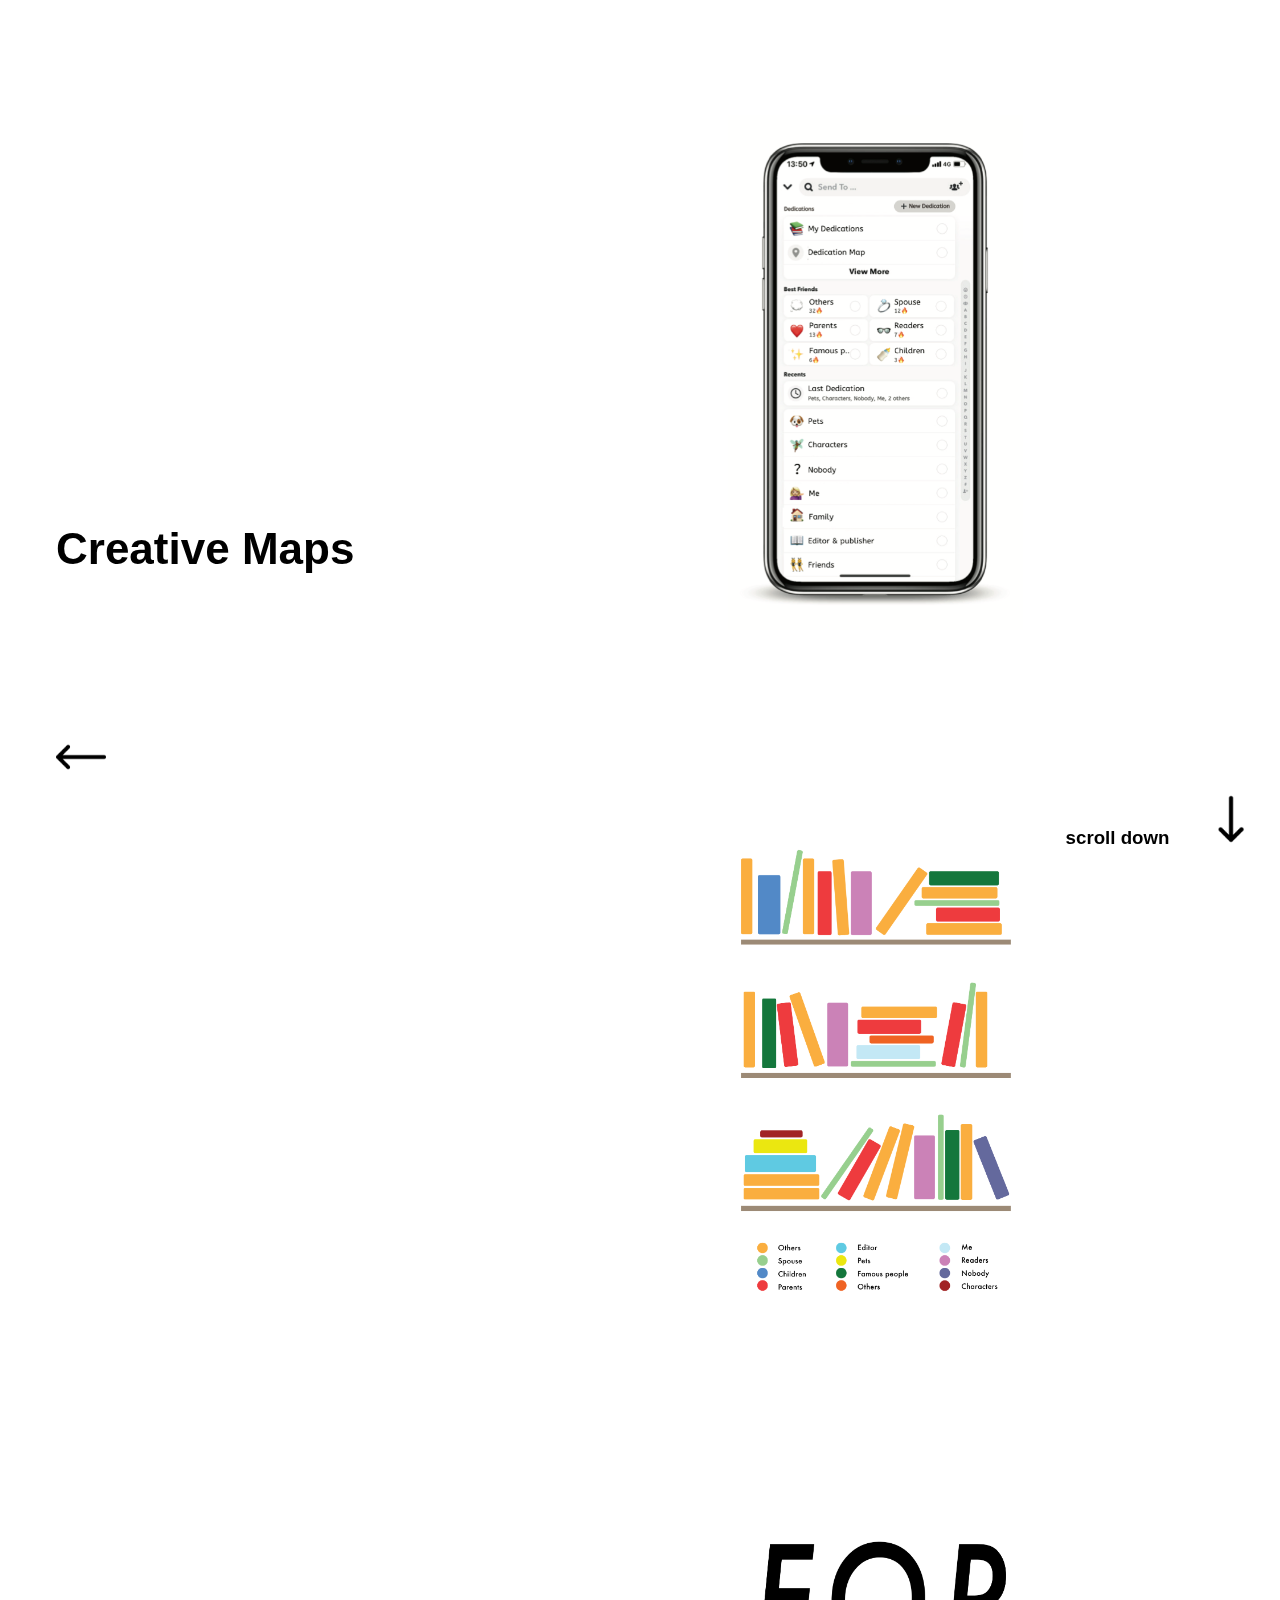
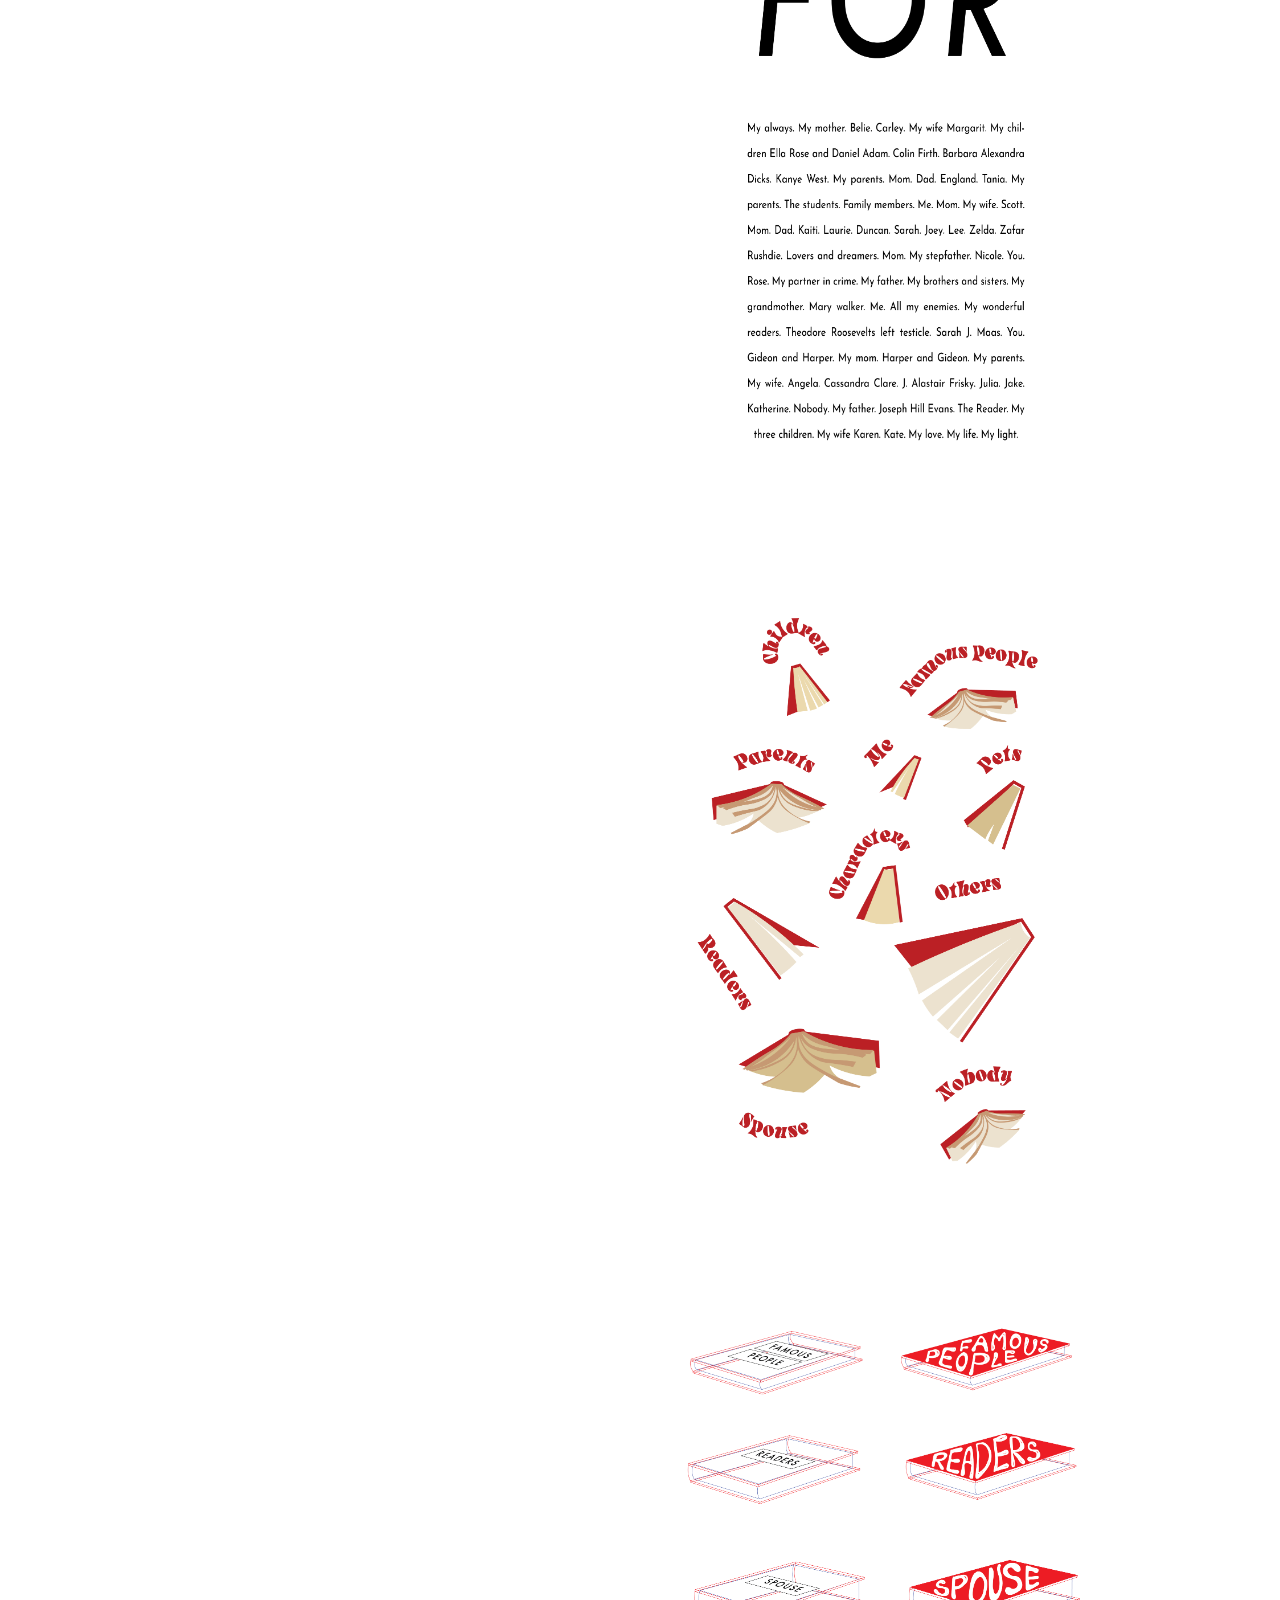
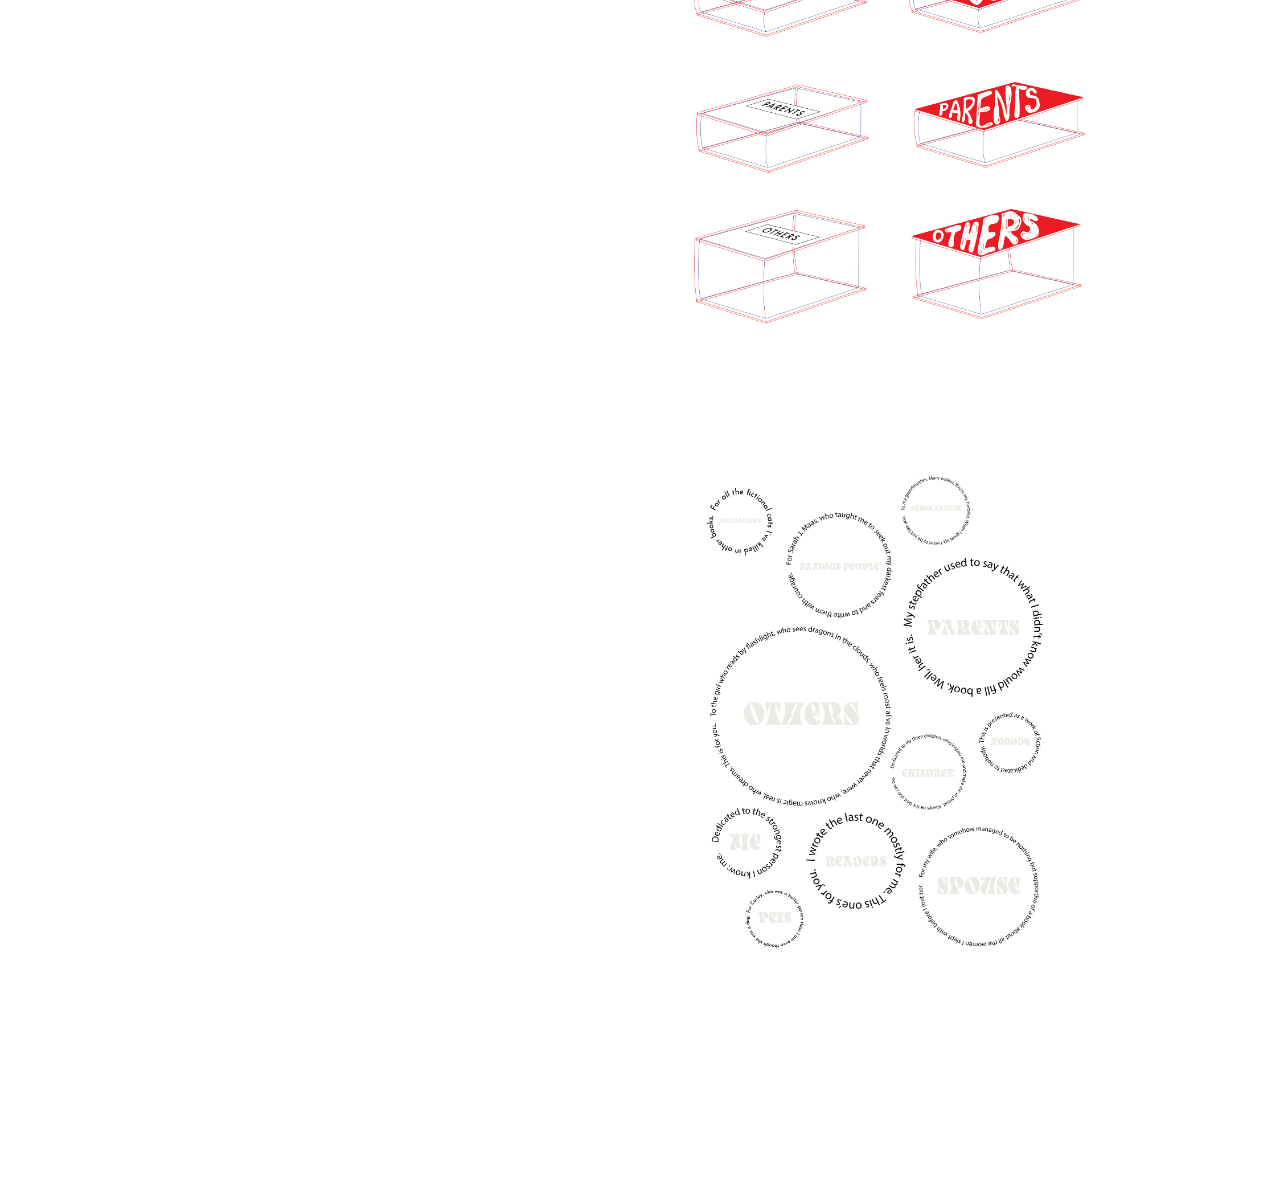
<file: visualisationSensingFinalSubmission/VS_website/creativeMaps.html>
<!DOCTYPE html>
<html>
<head>
    <meta charset="utf-8">
    <link rel="stylesheet" type="text/css" href="V_S.css"/>
</head>

<body>
    <div id="fun_facts" class="fun-facts">
        <section>
            <div class="full-image">
                <h1> Creative Maps </h1>
                <a href="index.html">
                    <img src="pics/left-arrow.png" width="50px">
                </a>
            </div>
            <div class="text">
                <div class="first_element">
                    <img src="pics/creative_maps-01.png" width="500px">
                </div>
                <div class="second_element">
                    <img src="pics/creative_maps-02.png" width="500px">
                </div>
                <div class="third_element">		   
                    <img src="pics/creative_maps-03.png" width="500px">
                </div>
                <div class="four_element">
                    <img src="pics/creative_maps-04.png" width="500px">
                </div>
                <div class="four_element">
                    <img src="pics/creative_maps-05.png" width="500px">
                </div>
                <div class="four_element">
                    <img src="pics/creative_maps-06.png" width="500px">
                </div>
            </div>
        </section>
    </div>
    <div class="scrollDown">
        <div class="scrollP">
            <h3> scroll down </h3>
        </div>
        <div class="downArrow">
            <img src="pics/down-arrow.png" height="50px">
        </div>
    </div>

</body>
</html>
</file>
<file: visualisationSensingFinalSubmission/VS_website/V_S.css>
.itemOne { grid-area: heading; }
.itemTwo { grid-area: donut; }
.itemThree { grid-area: bar; }

.grid-container {
  display: grid;
  grid-template-areas:
    '... bar'
    'heading donut';
  grid-gap: 10px;
  padding: 10px;
  margin-left: 2rem;
}

.grid-container div {
    margin-bottom: 2rem;
}

.itemOne {
    font-family: "helvetica";
    width: 500px;
}

p {
    font-size: 20px;
}

.nextButton {
  position: absolute;
  bottom: 2rem;
  right: 3rem;
}

.nextButton:hover {
  opacity: 0.5;
}

.itemOne2 { grid-area: heading; }
.itemTwo2 { grid-area: map; }

.grid-container2 {
  display: grid;
  grid-template-areas:
    '... map'
    'heading map';
  grid-gap: 10px;
  padding: 10px;
  margin-left: 2rem;
}

.itemTwo2 {
  margin-right: 2rem;
}








.fun-facts section {
  display: flex;
  flex-direction: row;
}

.fun-facts section div.text {
  padding-right: 60px;
  padding-left: 190px;
  width: 60%;
}

.fun-facts section div.full-image {
  height: 30vh;
  /* background-image: url(img/fun_facts_heading.png); */
  background-size: contain;
  position: sticky;
  position: -webkit-sticky;
  top: 55%;
  margin-left: 3rem;
  width: 40%;
  font-family: "helvetica";
  font-size: 22px;
}

.fun-facts section div.full-image img {
  margin-top: 8rem;
}

.fun-facts section div.full-image img:hover {
  opacity: 0.5;
}

.scrollDown {
  position: sticky;
  display: inline-block;
  bottom: 1rem;
  left: 82%;
}

.scrollP {
  display: inline-block;
  font-family: "helvetica";
  padding: 1rem;
  /* padding: 10px; */
}

.downArrow {
  display: inline-block;
  padding: 1rem;
  /* width: 100px; */
}
</file>
